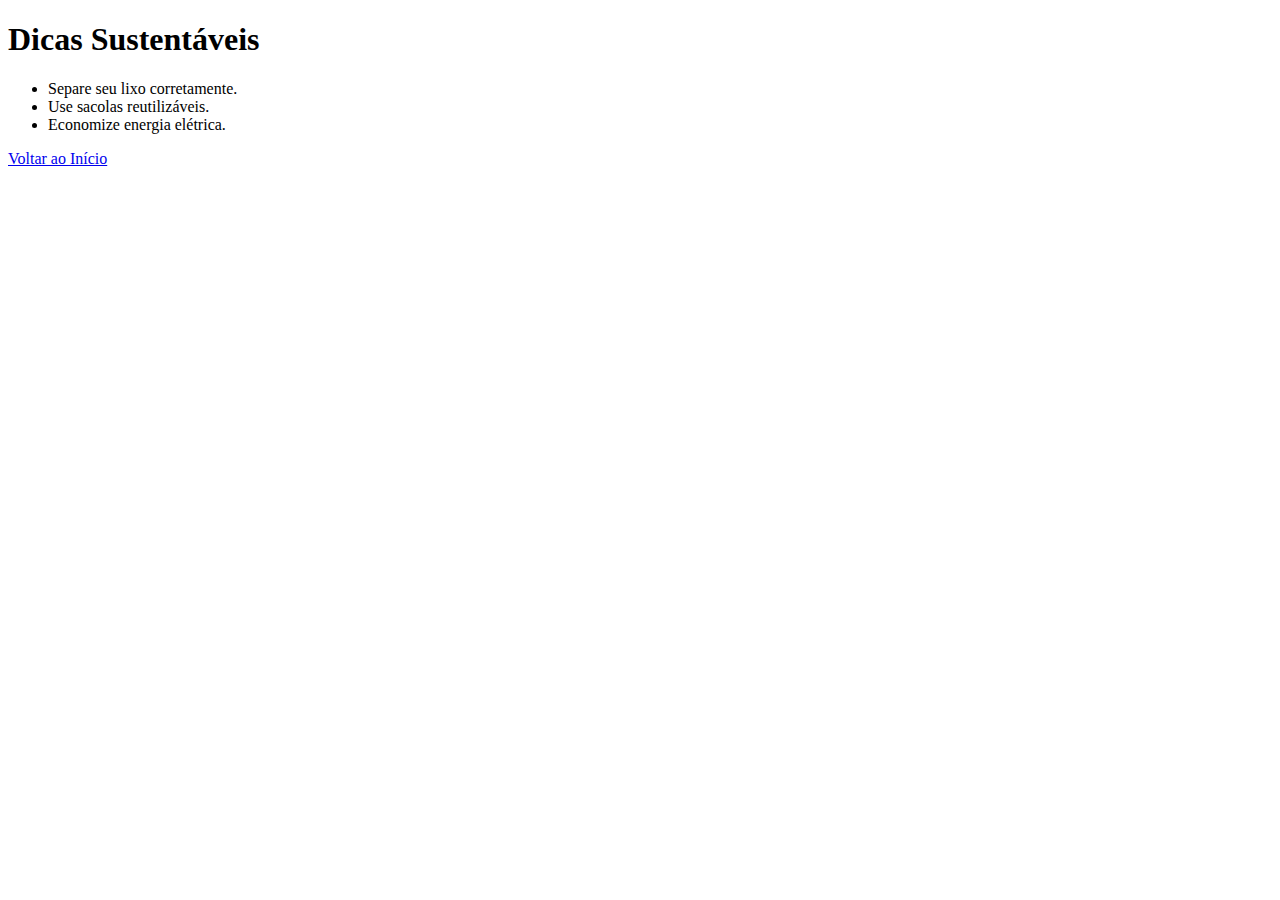
<file: dicas.html>
<!DOCTYPE html>
<html lang="pt-br">
<head>
  <meta charset="UTF-8">
  <title>Dicas Sustentáveis</title>
</head>
<body>
  <h1>Dicas Sustentáveis</h1>
  <ul>
    <li>Separe seu lixo corretamente.</li>
    <li>Use sacolas reutilizáveis.</li>
    <li>Economize energia elétrica.</li>
  </ul>
  <a href="index.html">Voltar ao Início</a>
</body>
</html>
</file>
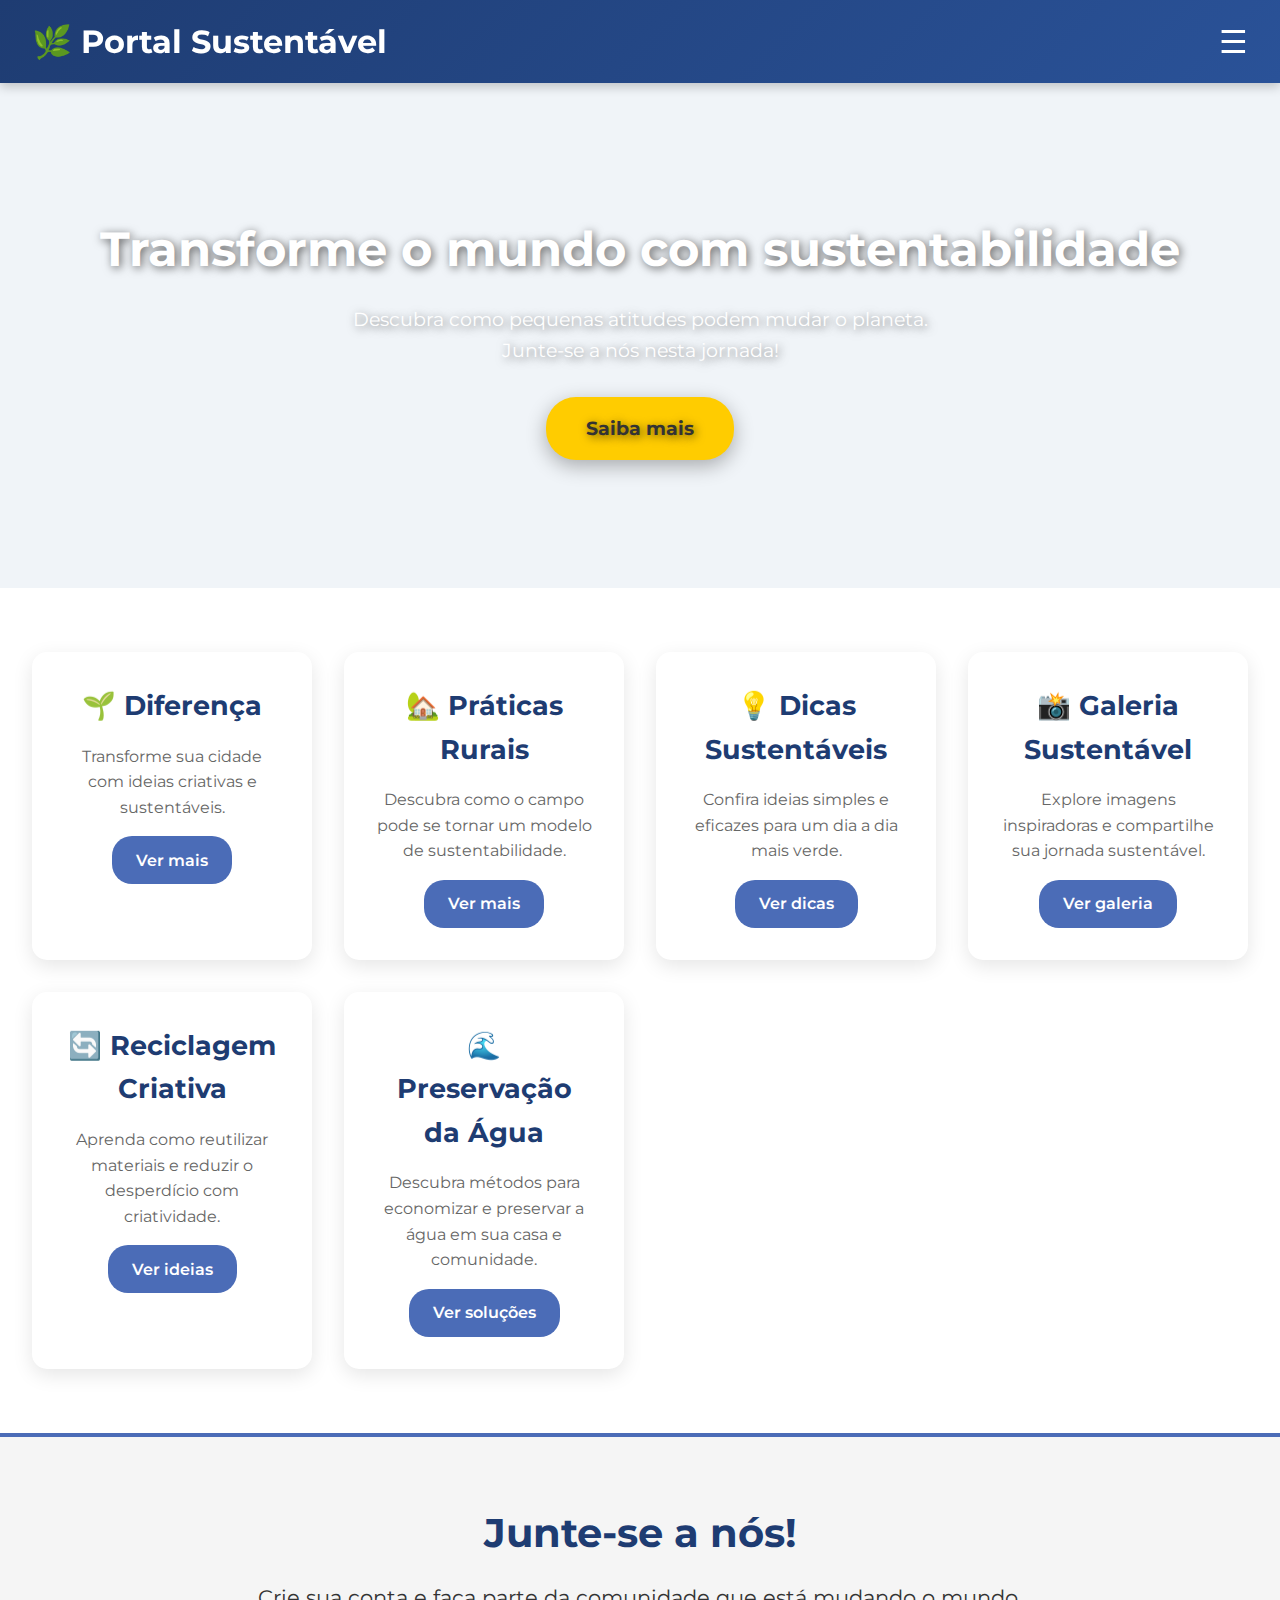
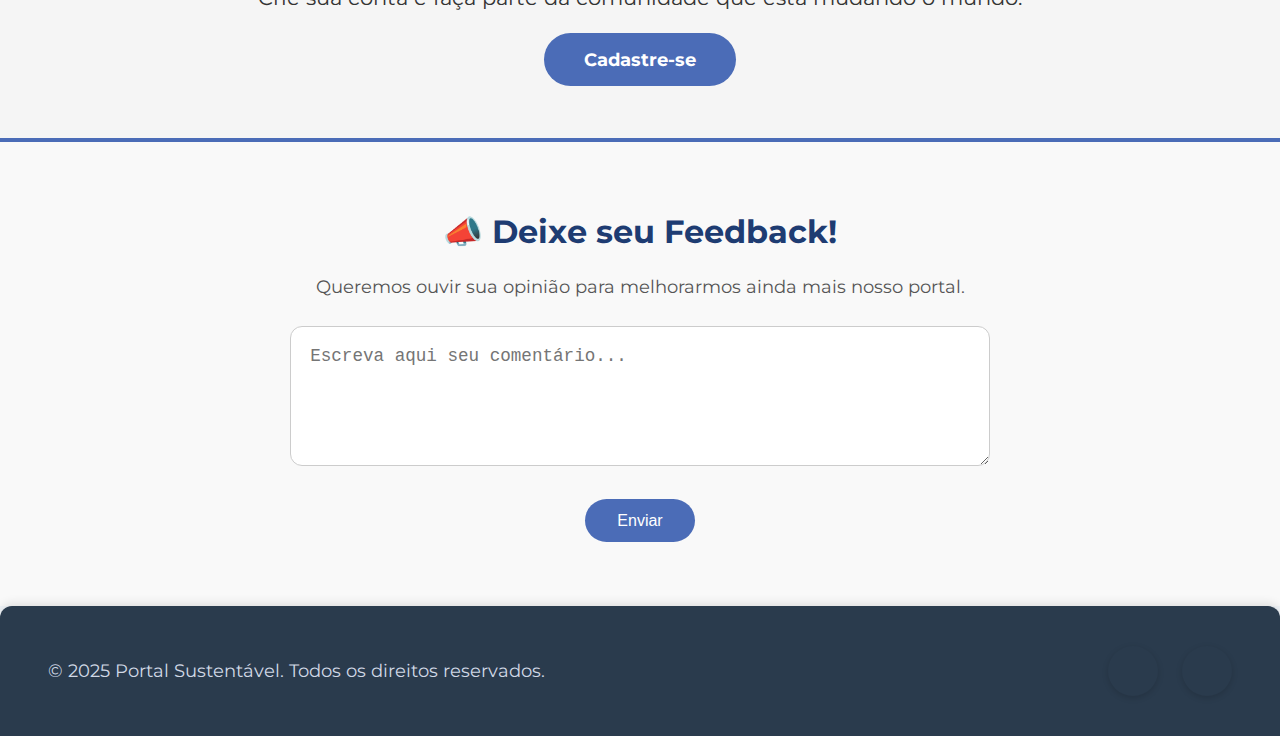
<file: gif.html>
<!DOCTYPE html>
<html lang="pt-br">
<head>
  <meta charset="UTF-8" />
  <meta name="viewport" content="width=device-width, initial-scale=1" />
  <title>Portal Sustentável - O Futuro é Agora!</title>
  <link href="https://fonts.googleapis.com/css2?family=Montserrat:wght@400;700&display=swap" rel="stylesheet" />
  <style>
    * { box-sizing: border-box; margin: 0; padding: 0; }
    body {
      font-family: 'Montserrat', sans-serif;
      background-color: #f0f4f8;
      color: #333;
      line-height: 1.6;
    }

    header {
      background: linear-gradient(135deg, #1e3c72, #2a5298);
      color: white;
      padding: 1rem 2rem;
      display: flex;
      justify-content: space-between;
      align-items: center;
      position: sticky;
      top: 0;
      z-index: 1000;
      box-shadow: 0 4px 10px rgba(0,0,0,0.2);
    }
    header h1 { font-size: 2rem; }

    /* Botão do menu */
    .menu-btn {
      background: none;
      border: none;
      color: white;
      font-size: 2rem;
      cursor: pointer;
    }

    /* Lista do menu oculta por padrão */
    .menu-list {
      position: absolute;
      top: 60px;
      right: 2rem;
      background: #1e3c72;
      border-radius: 10px;
      list-style: none;
      padding: 1.5rem 2rem;
      display: none;
      box-shadow: 0 4px 10px rgba(0,0,0,0.3);
      min-width: 220px;
      font-size: 1.1rem;
    }
    .menu-list li {
      margin-bottom: 0.5rem;
    }
    .menu-list li a {
      color: white;
      text-decoration: none;
      font-weight: 600;
    }
    .menu-list li a:hover {
      color: #ffcc00;
    }
    .menu-list.show {
      display: block;
    }

    .hero {
      background: url('https://images.unsplash.com/photo-1593642532973-d31b6557fa68') center/cover no-repeat;
      color: white;
      text-align: center;
      padding: 8rem 2rem;
      display: flex;
      flex-direction: column;
      justify-content: center;
      align-items: center;
      text-shadow: 2px 2px 10px rgba(0,0,0,0.6);
      animation: fadeIn 2s ease;
    }
    @keyframes fadeIn {
      from { opacity: 0; }
      to { opacity: 1; }
    }
    .hero h2 { font-size: 3rem; margin-bottom: 1rem; }
    .hero p { font-size: 1.2rem; margin-bottom: 2rem; max-width: 600px; }
    .hero a {
      background: #ffcc00;
      color: #333;
      padding: 1rem 2.5rem;
      border-radius: 30px;
      text-decoration: none;
      font-weight: 700;
      font-size: 1.2rem;
      transition: background 0.3s, transform 0.3s;
      box-shadow: 0 6px 20px rgba(0,0,0,0.3);
    }
    .hero a:hover {
      background: #f0b400;
      transform: scale(1.1);
    }

    .sections {
      display: grid;
      grid-template-columns: repeat(auto-fit, minmax(250px, 1fr));
      gap: 2rem;
      padding: 4rem 2rem;
      background: #fff;
    }
    .card {
      background: white;
      border-radius: 15px;
      box-shadow: 0 6px 20px rgba(0,0,0,0.1);
      text-align: center;
      padding: 2rem;
      transition: transform 0.3s, box-shadow 0.3s;
    }
    .card:hover {
      transform: translateY(-8px);
      box-shadow: 0 10px 30px rgba(0,0,0,0.2);
    }
    .card h3 {
      margin-bottom: 1rem;
      font-size: 1.7rem;
      color: #1e3c72;
    }
    .card p {
      color: #666;
      margin-bottom: 1rem;
    }
    .card a {
      display: inline-block;
      background: #4b6cb7;
      color: white;
      padding: 0.7rem 1.5rem;
      border-radius: 20px;
      text-decoration: none;
      font-weight: 600;
      transition: background 0.3s;
    }
    .card a:hover {
      background: #3553a4;
    }

    .cta-section {
      background: #f5f5f5;
      color: #333;
      text-align: center;
      padding: 4rem 2rem;
      border-top: 4px solid #4b6cb7;
    }
    .cta-section h3 {
      font-size: 2.5rem;
      margin-bottom: 1rem;
      color: #1e3c72;
    }
    .cta-section p {
      font-size: 1.3rem;
      margin-bottom: 2rem;
    }
    .cta-section a {
      background: #4b6cb7;
      color: white;
      padding: 1rem 2.5rem;
      border-radius: 30px;
      text-decoration: none;
      font-weight: 700;
      font-size: 1.1rem;
      transition: background 0.3s;
    }
    .cta-section a:hover {
      background: #3553a4;
    }

    .feedback-section {
      background: #f9f9f9;
      padding: 4rem 2rem;
      text-align: center;
      border-top: 4px solid #4b6cb7;
    }
    .feedback-section h3 {
      font-size: 2rem;
      margin-bottom: 1rem;
      color: #1e3c72;
    }
    .feedback-section p {
      margin-bottom: 1.5rem;
      color: #555;
      font-size: 1.1rem;
    }
    .feedback-section textarea {
      width: 100%;
      max-width: 700px;
      padding: 1.2rem;
      border-radius: 12px;
      border: 1.5px solid #ccc;
      resize: vertical;
      font-size: 1.1rem;
      min-height: 140px;
    }
    .feedback-section form {
      max-width: 720px;
      margin: 0 auto;
    }
    .feedback-section form button {
      background: #4b6cb7;
      color: white;
      padding: 0.8rem 2rem;
      border: none;
      border-radius: 30px;
      font-size: 1rem;
      cursor: pointer;
      transition: background 0.3s;
    }
    .feedback-section form button:hover {
      background: #3553a4;
    }

    footer {
      background-color: #2a3b4d;
      color: #d1d9e6;
      padding: 2.5rem 3rem;
      display: flex;
      justify-content: space-between;
      align-items: center;
      flex-wrap: wrap;
      font-size: 1.1rem;
      box-shadow: 0 -3px 10px rgba(0,0,0,0.1);
      border-radius: 12px 12px 0 0;
    }
    .footer-left {
      flex: 1 1 300px;
    }
    .footer-right {
      display: flex;
      gap: 1.5rem;
      flex: 0 1 auto;
    }
    .icon {
      width: 50px;
      height: 50px;
      background-size: cover;
      border-radius: 50%;
      transition: transform 0.3s, box-shadow 0.3s;
      box-shadow: 0 2px 6px rgba(0,0,0,0.15);
    }
    .icon:hover {
      transform: scale(1.2);
      box-shadow: 0 4px 12px rgba(0,0,0,0.3);
    }
    .whatsapp {
      background-image: url('https://cdn-icons-png.flaticon.com/512/733/733585.png');
    }
    .instagram {
      background-image: url('https://cdn-icons-png.flaticon.com/512/733/733558.png');
    }

    @media (max-width: 768px) {
      .hero h2 { font-size: 2.2rem; }
    }

    @media (max-width: 480px) {
      footer {
        flex-direction: column;
        text-align: center;
        gap: 1.5rem;
      }
      .footer-right {
        justify-content: center;
      }
    }
  </style>
</head>
<body>

<header>
  <h1>🌿 Portal Sustentável</h1>
  <button class="menu-btn" onclick="toggleMenu()" aria-expanded="false" aria-controls="menu" aria-label="Abrir menu">☰</button>
  <ul class="menu-list" id="menu">
  <li><a href="#inicio">Início</a></li>
  <li><a href="#sustentabilidade">Sustentabilidade</a></li>
  <li><a href="#contato">Contato</a></li>
  <li><a href="#feedback">Feedback</a></li>
  <li><a href="#projetos">Projetos</a></li> <!-- Novo -->
  <li><a href="#sobre">Sobre</a></li>       <!-- Novo -->
</ul>

</header>

<script>
function toggleMenu() {
  const menu = document.getElementById('menu');
  const btn = document.querySelector('.menu-btn');
  menu.classList.toggle('show');
  btn.setAttribute('aria-expanded', menu.classList.contains('show'));
}

document.addEventListener('click', function(event) {
  const menu = document.getElementById('menu');
  const btn = document.querySelector('.menu-btn');
  if (!menu.contains(event.target) && !btn.contains(event.target)) {
    menu.classList.remove('show');
    btn.setAttribute('aria-expanded', 'false');
  }
});

// Fecha o menu e destaca a seção ao clicar em um link
document.querySelectorAll('.menu-list a').forEach(link => {
  link.addEventListener('click', e => {
    const menu = document.getElementById('menu');
    const btn = document.querySelector('.menu-btn');
    menu.classList.remove('show');
    btn.setAttribute('aria-expanded', 'false');

    // Destacar a seção alvo
    const targetId = link.getAttribute('href').substring(1);
    const targetElement = document.getElementById(targetId);
    if (targetElement) {
      e.preventDefault(); // Previne o comportamento padrão para controlar o scroll
      targetElement.scrollIntoView({ behavior: 'smooth' });

      targetElement.classList.add('highlight');
      setTimeout(() => {
        targetElement.classList.remove('highlight');
      }, 2000); // Destaca por 2 segundos
    }
  });
});
</script>

<style>
/* Adicione esta parte ao seu CSS existente */
.highlight {
  outline: 4px solid #ffcc00;
  outline-offset: 4px;
  transition: outline 0.5s;
}
</style>

<!-- Seções com IDs para o menu funcionar -->
<section id="inicio" class="hero">
  <h2>Transforme o mundo com sustentabilidade</h2>
  <p>Descubra como pequenas atitudes podem mudar o planeta. Junte-se a nós nesta jornada!</p>
  <a href="#sustentabilidade">Saiba mais</a>
</section>

<section id="sustentabilidade" class="sections">
  <div class="card">
    <h3>🌱 Diferença</h3>
    <p>Transforme sua cidade com ideias criativas e sustentáveis.</p>
    <a href="#">Ver mais</a>
  </div>
  <div class="card">
    <h3>🏡 Práticas Rurais</h3>
    <p>Descubra como o campo pode se tornar um modelo de sustentabilidade.</p>
    <a href="#">Ver mais</a>
  </div>
  <div class="card">
    <h3>💡 Dicas Sustentáveis</h3>
    <p>Confira ideias simples e eficazes para um dia a dia mais verde.</p>
    <a href="#">Ver dicas</a>
  </div>
  <div class="card">
    <h3>📸 Galeria Sustentável</h3>
    <p>Explore imagens inspiradoras e compartilhe sua jornada sustentável.</p>
    <a href="#">Ver galeria</a>
  </div>
  <div class="card">
    <h3>🔄 Reciclagem Criativa</h3>
    <p>Aprenda como reutilizar materiais e reduzir o desperdício com criatividade.</p>
    <a href="#">Ver ideias</a>
  </div>
  <div class="card">
    <h3>🌊 Preservação da Água</h3>
    <p>Descubra métodos para economizar e preservar a água em sua casa e comunidade.</p>
    <a href="#">Ver soluções</a>
  </div>
</section>

<section id="contato" class="cta-section">
  <h3>Junte-se a nós!</h3>
  <p>Crie sua conta e faça parte da comunidade que está mudando o mundo.</p>
  <a href="#">Cadastre-se</a>
</section>

<section id="feedback" class="feedback-section">
  <h3>📣 Deixe seu Feedback!</h3>
  <p>Queremos ouvir sua opinião para melhorarmos ainda mais nosso portal.</p>
  <form>
    <textarea placeholder="Escreva aqui seu comentário..." rows="4" required></textarea><br /><br />
    <button type="submit">Enviar</button>
  </form>
</section>

<footer>
  <div class="footer-left">
    &copy; 2025 Portal Sustentável. Todos os direitos reservados.
  </div>
  <div class="footer-right">
    <a href="https://api.whatsapp.com/" target="_blank" class="icon whatsapp" title="WhatsApp" aria-label="WhatsApp"></a>
    <a href="https://www.instagram.com/joao.rodrigues.arruda" target="_blank" class="icon instagram" title="Instagram" aria-label="Instagram"></a>
  </div>
</footer>

</body>
</html>
</file>
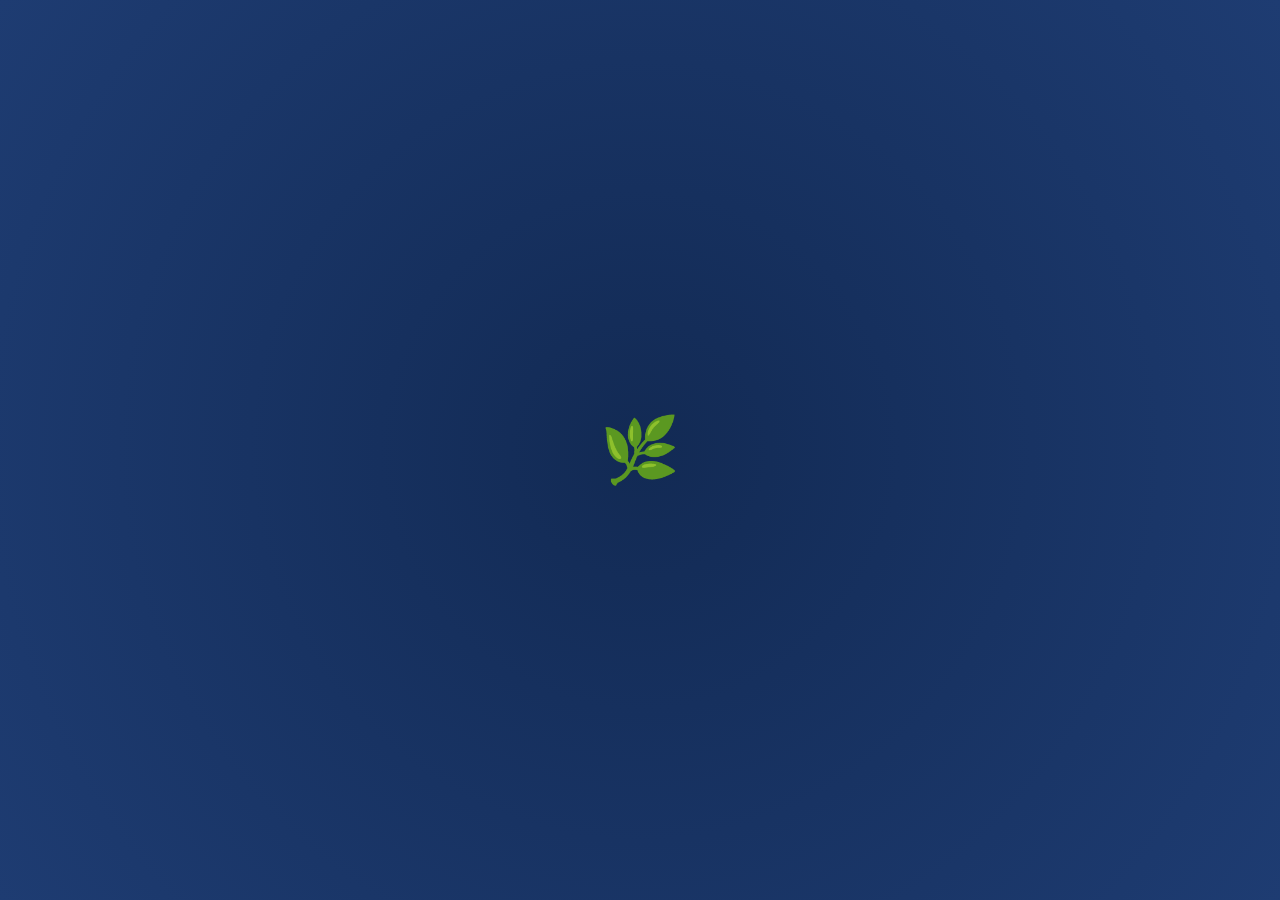
<file: intro.html>
<!DOCTYPE html>
<html lang="pt-br">
<head>
<meta charset="UTF-8" />
<meta name="viewport" content="width=device-width, initial-scale=1" />
<title>Intro Animada</title>
<style>
  body {
    margin: 0;
    height: 100vh;
    background: radial-gradient(circle at center, #122a54, #1e3c72);
    display: flex;
    justify-content: center;
    align-items: center;
    overflow: hidden;
  }

  .intro {
    display: flex;
    justify-content: center;
    align-items: center;
    animation: fadeOut 2.2s ease forwards;
  }

  .icon {
    font-size: 4em;
    color: #61dafb;
    animation: slideFloat 2.2s ease forwards;
  }

  @keyframes slideFloat {
    0% { opacity: 0; transform: translateX(-120px) translateY(20px); }
    50% { opacity: 1; transform: translateX(120px) translateY(-10px); }
    100% { opacity: 1; transform: translateX(0) translateY(0); }
  }

  @keyframes fadeOut {
    0%, 80% { opacity: 1; }
    100% { opacity: 0; pointer-events: none; visibility: hidden; }
  }
</style>
</head>
<body>

<div class="intro">
  <div class="icon">🌿</div>
</div>

<script>
  setTimeout(() => {
    localStorage.setItem('introExibida', 'true');  // Marca que a intro foi exibida
    window.location.href = 'index.html';  // Redireciona para a página principal
  }, 2200);
</script>

</body>
</html>
</file>
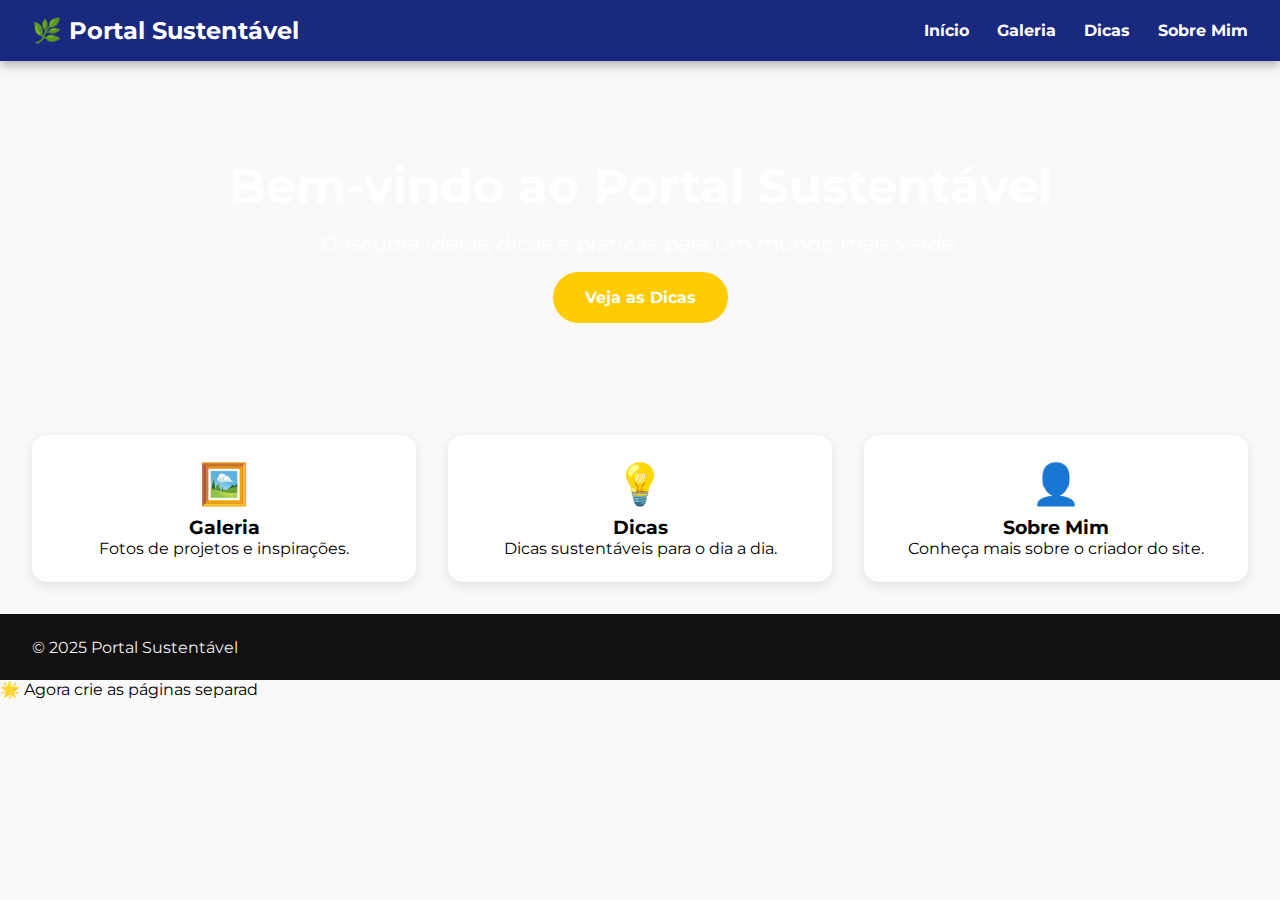
<file: kkk.html>
<!DOCTYPE html>
<html lang="pt-br">
<head>
  <meta charset="UTF-8">
  <meta name="viewport" content="width=device-width, initial-scale=1">
  <title>Portal Pro Sustentável</title>
  <link href="https://fonts.googleapis.com/css2?family=Montserrat:wght@400;700&display=swap" rel="stylesheet">
  <style>
    * { margin: 0; padding: 0; box-sizing: border-box; }
    body { font-family: 'Montserrat', sans-serif; background-color: #f9f9f9; }
    a { text-decoration: none; color: inherit; }

    header {
      background: #1a2980; color: white; padding: 1rem 2rem;
      display: flex; justify-content: space-between; align-items: center;
      position: sticky; top: 0; z-index: 1000; box-shadow: 0 4px 10px rgba(0,0,0,0.3);
    }
    nav a { margin-left: 1.5rem; font-weight: 700; color: white; }
    nav a:hover { color: #ffcc00; }

    .hero {
      background: url('https://images.unsplash.com/photo-1556740749-887f6717d7e4') center/cover no-repeat;
      padding: 6rem 2rem; text-align: center; color: white;
    }
    .hero h1 { font-size: 3rem; margin-bottom: 1rem; }
    .hero p { font-size: 1.3rem; margin-bottom: 2rem; }
    .hero a {
      background: #ffcc00; padding: 1rem 2rem; border-radius: 30px;
      font-weight: 700; transition: transform 0.3s;
    }
    .hero a:hover { transform: scale(1.1); }

    .cards { display: grid; grid-template-columns: repeat(auto-fit, minmax(200px, 1fr)); gap: 2rem; padding: 2rem; }
    .card {
      background: #fff; padding: 1.5rem; text-align: center; border-radius: 15px;
      box-shadow: 0 4px 12px rgba(0,0,0,0.1); transition: transform 0.3s;
    }
    .card:hover { transform: translateY(-8px); }
    .card-icon { font-size: 2.5rem; margin-bottom: 0.5rem; }

    footer {
      background: #111; color: #eee; padding: 1rem 2rem; display: flex; justify-content: space-between; align-items: center;
    }
    .social-icons a { margin-left: 1rem; width: 30px; height: 30px; background-size: cover; display: inline-block; }
    .profile { background-image: url('https://cdn-icons-png.flaticon.com/512/847/847969.png'); }
    .whatsapp { background-image: url('https://cdn-icons-png.flaticon.com/512/733/733585.png'); }
    .instagram { background-image: url('https://cdn-icons-png.flaticon.com/512/733/733558.png'); }
  </style>
</head>
<body>

<header>
  <h2>🌿 Portal Sustentável</h2>
  <nav>
    <a href="index.html">Início</a>
    <a href="galeria.html">Galeria</a>
    <a href="dicas.html">Dicas</a>
    <a href="sobre.html">Sobre Mim</a>
  </nav>
</header>

<section class="hero">
  <h1>Bem-vindo ao Portal Sustentável</h1>
  <p>Descubra ideias, dicas e práticas para um mundo mais verde.</p>
  <a href="dicas.html">Veja as Dicas</a>
</section>

<section class="cards">
  <a href="galeria.html" class="card">
    <div class="card-icon">🖼️</div>
    <h3>Galeria</h3>
    <p>Fotos de projetos e inspirações.</p>
  </a>
  <a href="dicas.html" class="card">
    <div class="card-icon">💡</div>
    <h3>Dicas</h3>
    <p>Dicas sustentáveis para o dia a dia.</p>
  </a>
  <a href="sobre.html" class="card">
    <div class="card-icon">👤</div>
    <h3>Sobre Mim</h3>
    <p>Conheça mais sobre o criador do site.</p>
  </a>
</section>

<footer>
  <div>&copy; 2025 Portal Sustentável</div>
  <div class="social-icons">
    <a href="#" class="profile" title="Perfil"></a>
    <a href="https://api.whatsapp.com/" class="whatsapp" target="_blank" title="WhatsApp"></a>
    <a href="https://www.instagram.com/" class="instagram" target="_blank" title="Instagram"></a>
  </div>
</footer>

</body>
</html>
🌟 Agora crie as páginas separad
</file>
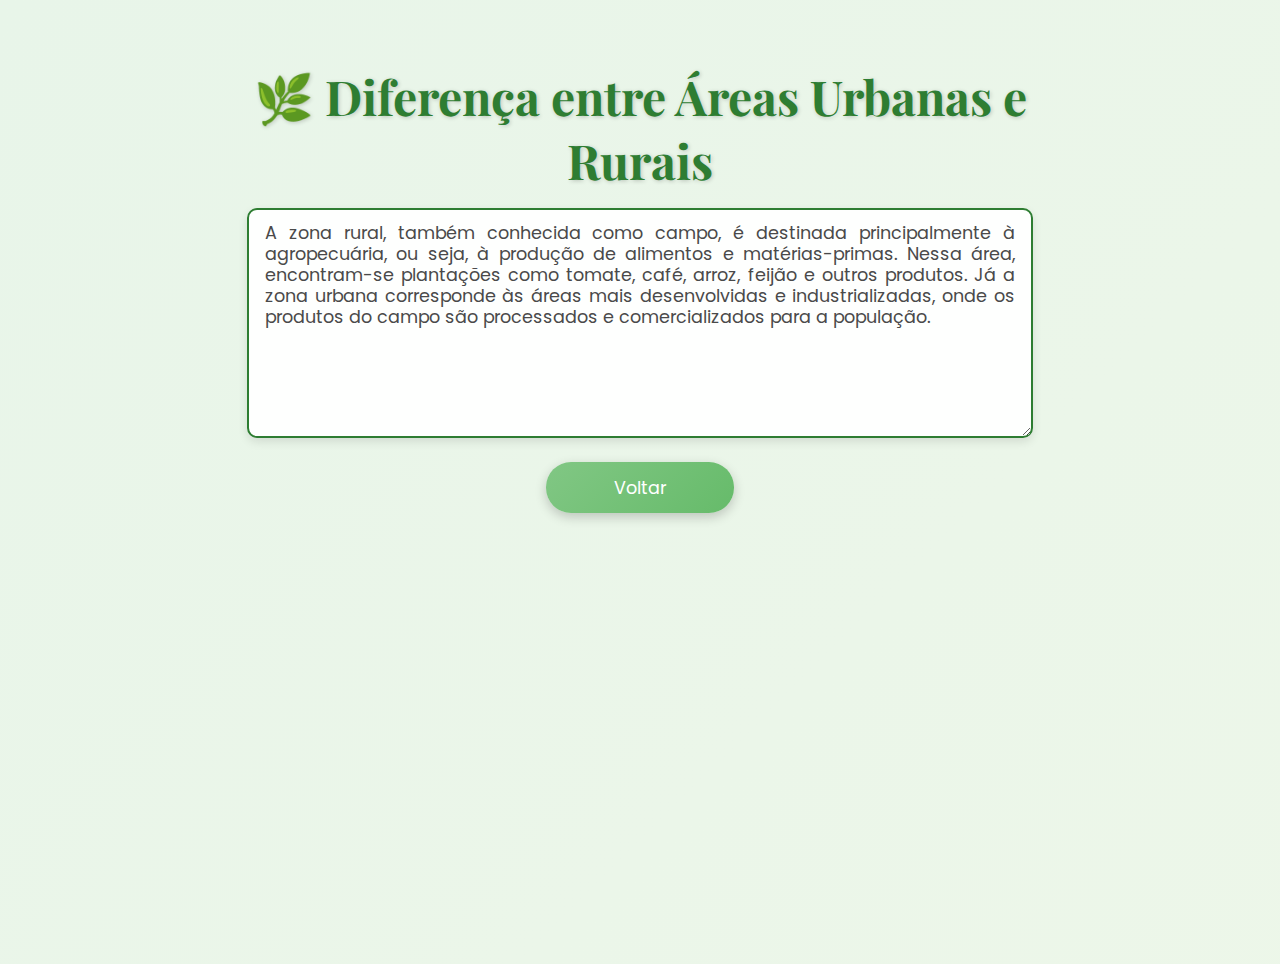
<file: produto.html>
<!DOCTYPE html>
<html lang="pt-BR">
<head>
  <meta charset="UTF-8" />
  <meta name="viewport" content="width=device-width, initial-scale=1" />
  <title>Adicionar Produto</title>
  <!-- Fontes -->
  <link href="https://fonts.googleapis.com/css2?family=Playfair+Display:wght@700&family=Poppins:wght@500&display=swap" rel="stylesheet" />
  <style>
    body {
      margin: 0;
      font-family: 'Poppins', sans-serif;
      background: linear-gradient(135deg, #e8f5e9, #f1f8e9, #ffffff);
      background-size: 400% 400%;
      animation: gradientBG 30s ease infinite;
      display: flex;
      flex-direction: column;
      align-items: center;
      min-height: 100vh;
      padding: 2rem 1rem;
      color: #4a4a4a;
    }

    @keyframes gradientBG {
      0% { background-position: 0% 50%; }
      50% { background-position: 100% 50%; }
      100% { background-position: 0% 50%; }
    }

    h1 {
      font-family: 'Playfair Display', serif;
      font-size: 3rem;
      margin-bottom: 1rem;
      text-align: center;
      text-shadow: 1px 1px 4px rgba(0, 0, 0, 0.2);
      max-width: 900px;
      color: #2e7d32;
    }

    .text-box {
      width: 90%;
      max-width: 750px;
      min-height: 200px;
      padding: 0.8rem 1rem;
      background: rgba(255, 255, 255, 0.95);
      border: 2px solid #2e7d32;
      border-radius: 10px;
      box-shadow: 0 4px 10px rgba(0, 0, 0, 0.1);
      font-size: 1.1rem;
      color: #4a4a4a;
      outline: none;
      resize: vertical;
      overflow-y: auto;
      transition: all 0.3s ease;
      text-align: justify;
      line-height: 1.2;
      letter-spacing: 0;
    }

    .text-box:focus {
      border-color: #2e7d32;
      box-shadow: 0 6px 15px rgba(46, 125, 50, 0.3);
    }

    .back-button {
      margin-top: 1.5rem;
      padding: 0.8rem 1.5rem;
      font-size: 1.1rem;
      font-family: 'Poppins', sans-serif;
      color: #fff;
      background: linear-gradient(135deg, #81c784, #66bb6a);
      border: none;
      border-radius: 25px;
      cursor: pointer;
      text-decoration: none;
      display: inline-flex;
      align-items: center;
      justify-content: center;
      box-shadow: 0 4px 12px rgba(0, 0, 0, 0.2);
      transition: transform 0.3s ease, background-color 0.3s ease;
      width: 140px;
      text-align: center;
    }

    .back-button:hover {
      background: linear-gradient(135deg, #66bb6a, #4caf50);
      transform: scale(1.05);
      box-shadow: 0 6px 18px rgba(76, 175, 80, 0.4);
    }
  </style>
</head>
<body>

  <h1>🌿 Diferença entre Áreas Urbanas e Rurais</h1>

  <div class="text-box" contenteditable="true" aria-label="Área para digitar texto">
    A zona rural, também conhecida como campo, é destinada principalmente à agropecuária, 
    ou seja, à produção de alimentos e matérias-primas. Nessa área, encontram-se plantações 
    como tomate, café, arroz, feijão e outros produtos. Já a zona urbana corresponde às áreas 
    mais desenvolvidas e industrializadas, onde os produtos do campo são processados e comercializados 
    para a população.
  </div>

  <a href="alternativas.html" class="back-button" role="button" aria-label="Voltar para página inicial">Voltar</a>

</body>
</html>
</file>
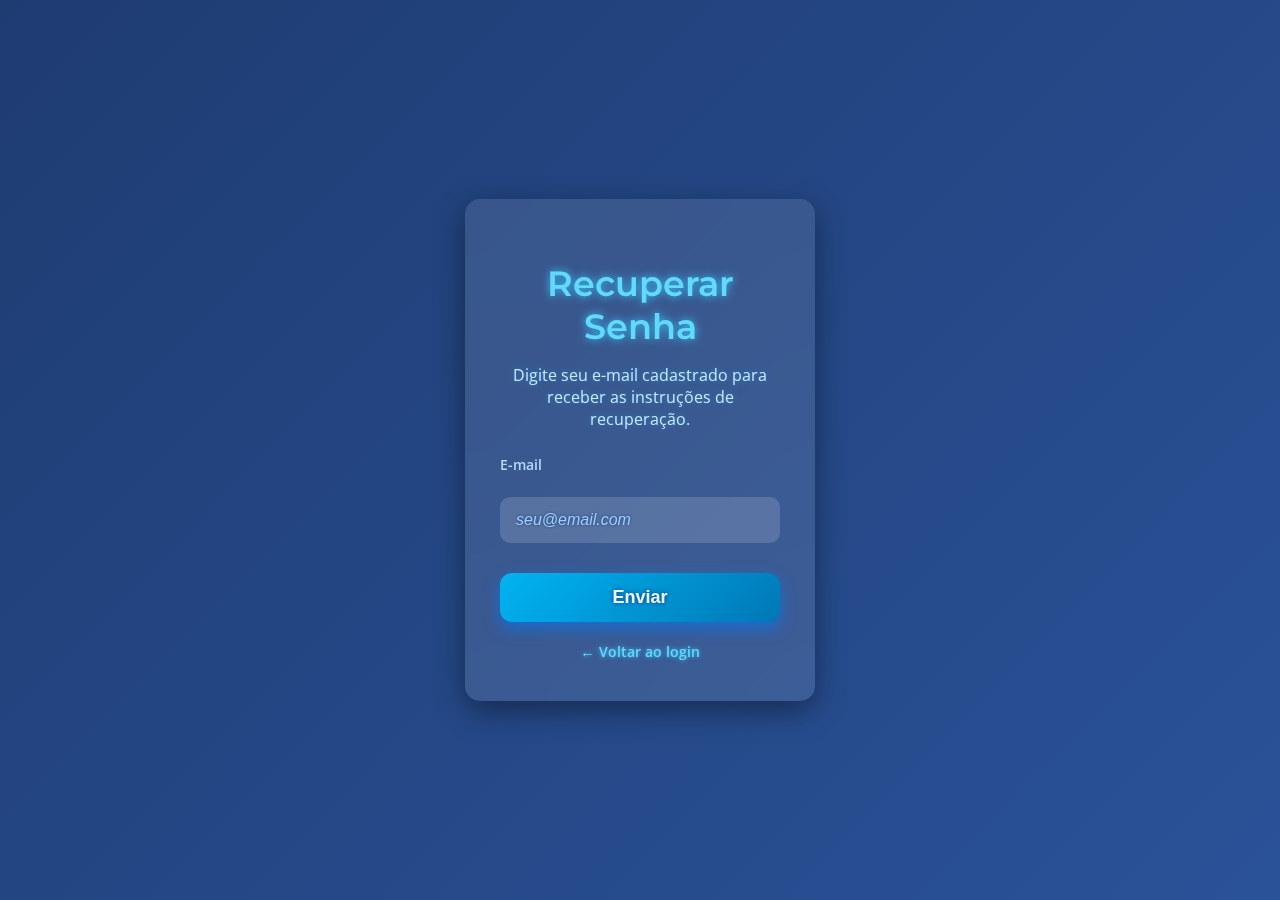
<file: recuperar.html>
<!DOCTYPE html>
<html lang="pt-br">
<head>
<meta charset="UTF-8" />
<meta name="viewport" content="width=device-width, initial-scale=1" />
<title>Recuperar Senha</title>
<link href="https://fonts.googleapis.com/css2?family=Montserrat:wght@600&family=Open+Sans&display=swap" rel="stylesheet" />
<style>
  * {
    box-sizing: border-box;
  }
  body {
    margin: 0;
    font-family: 'Open Sans', sans-serif;
    background: linear-gradient(135deg, #1e3c72 0%, #2a5298 100%);
    height: 100vh;
    display: flex;
    justify-content: center;
    align-items: center;
    color: #f0f4f8;
    padding: 20px;
  }

  /* Animação chamativa: bounce + glow + scale + fade */
  @keyframes fancyEntrance {
    0% {
      opacity: 0;
      transform: scale(0.5) translateY(150px);
      box-shadow: 0 0 0 rgba(97, 218, 251, 0);
      filter: blur(15px);
    }
    40% {
      opacity: 1;
      transform: scale(1.1) translateY(-20px);
      box-shadow: 0 0 20px 5px #39c7ff;
      filter: blur(0);
    }
    60% {
      transform: scale(0.95) translateY(10px);
      box-shadow: 0 0 30px 8px #61dafb;
    }
    80% {
      transform: scale(1.02) translateY(-5px);
      box-shadow: 0 0 25px 5px #39c7ff;
    }
    100% {
      opacity: 1;
      transform: scale(1) translateY(0);
      box-shadow: 0 0 15px 3px #61dafb;
      filter: blur(0);
    }
  }

  .container {
    background: rgba(255, 255, 255, 0.1);
    padding: 40px 35px;
    border-radius: 15px;
    width: 350px;
    backdrop-filter: blur(15px);
    box-shadow: 0 10px 30px rgba(0,0,0,0.4);
    text-align: center;

    animation: fancyEntrance 1.6s cubic-bezier(0.68, -0.55, 0.265, 1.55) forwards;
  }

  h1 {
    font-family: 'Montserrat', sans-serif;
    font-weight: 600;
    font-size: 2.2em;
    margin-bottom: 12px;
    color: #61dafb;
    text-shadow: 0 0 8px #39c7ff;
  }
  p.instruction {
    font-size: 1em;
    margin-bottom: 25px;
    color: #cce7ff;
    text-shadow: 0 0 5px #2a82b7;
  }
  form {
    display: flex;
    flex-direction: column;
    gap: 18px;
  }
  label {
    font-weight: 600;
    font-size: 0.9em;
    margin-bottom: 5px;
    color: #b0d9ff;
    text-align: left;
  }
  input[type="email"] {
    padding: 14px 16px;
    border-radius: 10px;
    border: none;
    background: rgba(255, 255, 255, 0.15);
    color: #f0f4f8;
    font-size: 16px;
    outline: none;
    transition: background 0.3s ease, box-shadow 0.3s ease;
    text-shadow: 0 0 3px #1e3c72;
  }
  input::placeholder {
    color: #9ccfff;
    font-style: italic;
  }
  input:focus {
    background: rgba(255, 255, 255, 0.3);
    box-shadow: 0 0 8px #39c7ff;
  }
  button {
    margin-top: 12px;
    padding: 14px;
    border-radius: 12px;
    border: none;
    font-weight: 700;
    font-size: 18px;
    cursor: pointer;
    background: linear-gradient(135deg, #00b4f1, #0077b6);
    color: #f0f4f8;
    box-shadow: 0 6px 15px rgba(0, 123, 255, 0.6);
    transition: background 0.3s ease, box-shadow 0.3s ease;
    text-shadow: 0 0 5px #004080;
  }
  button:hover {
    background: linear-gradient(135deg, #0077b6, #005f86);
    box-shadow: 0 8px 25px rgba(0, 94, 139, 0.8);
  }
  .back-link {
    margin-top: 20px;
    font-size: 0.9em;
  }
  .back-link a {
    color: #61dafb;
    text-decoration: none;
    font-weight: 600;
    transition: color 0.3s ease;
    text-shadow: 0 0 4px #39c7ff;
  }
  .back-link a:hover,
  .back-link a:focus {
    color: #9edfff;
    text-decoration: underline;
    outline: none;
  }
  @media (max-width: 400px) {
    .container {
      width: 100%;
      padding: 30px 20px;
    }
  }
</style>
</head>
<body>

  <main class="container" role="main" aria-label="Recuperar senha">
    <h1>Recuperar Senha</h1>
    <p class="instruction">Digite seu e-mail cadastrado para receber as instruções de recuperação.</p>
    <form action="#" method="POST" novalidate>
      <label for="email">E-mail</label>
      <input id="email" name="email" type="email" placeholder="seu@email.com" required />
      <button type="submit" aria-label="Enviar instruções para recuperação de senha">Enviar</button>
    </form>
    <div class="back-link">
      <a href="index.html" aria-label="Voltar para a página de login">&larr; Voltar ao login</a>
    </div>
  </main>

</body>
</html>
</file>
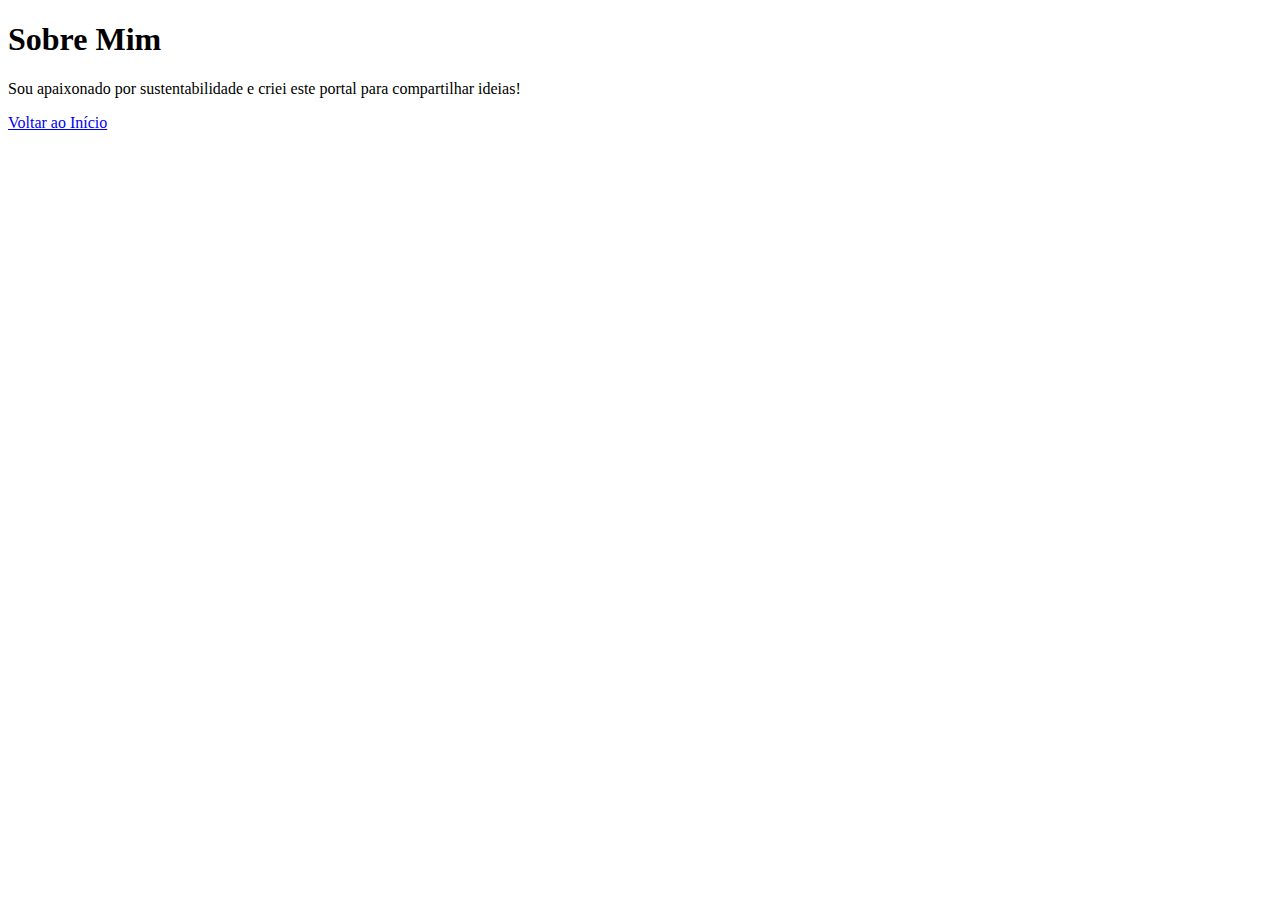
<file: sobre.html>
<!DOCTYPE html>
<html lang="pt-br">
<head>
  <meta charset="UTF-8">
  <title>Sobre Mim</title>
</head>
<body>
  <h1>Sobre Mim</h1>
  <p>Sou apaixonado por sustentabilidade e criei este portal para compartilhar ideias!</p>
  <a href="index.html">Voltar ao Início</a>
</body>
</html>
</file>
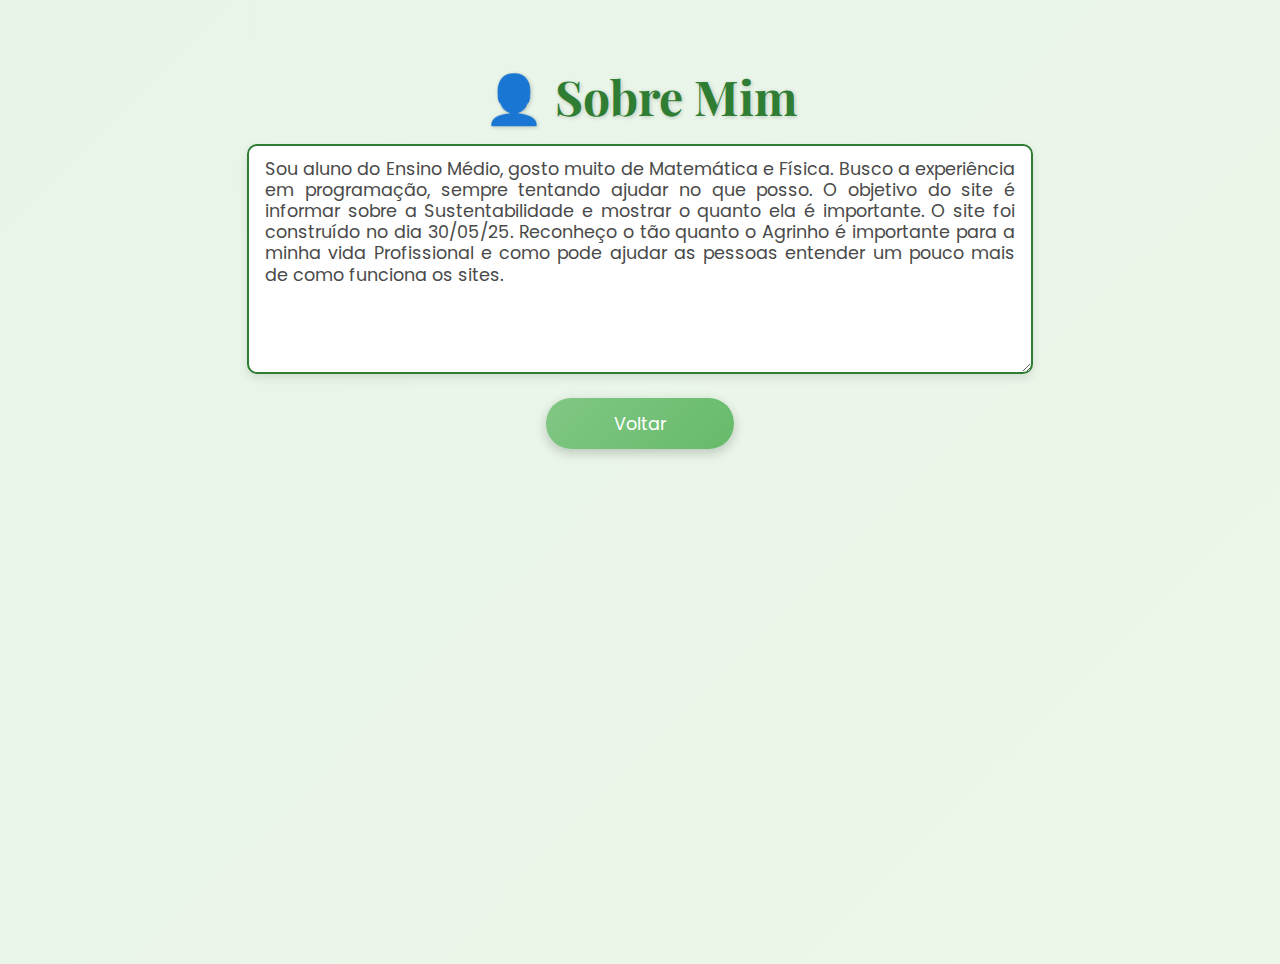
<file: sobremim.html>
<!DOCTYPE html>
<html lang="pt-BR">
<head>
  <meta charset="UTF-8" />
  <meta name="viewport" content="width=device-width, initial-scale=1" />
  <title>Sobre Mim</title>
  <!-- Fontes -->
  <link href="https://fonts.googleapis.com/css2?family=Playfair+Display:wght@700&family=Poppins:wght@500&display=swap" rel="stylesheet" />
  <style>
    body {
      margin: 0;
      font-family: 'Poppins', sans-serif;
      background: linear-gradient(135deg, #e8f5e9, #f1f8e9, #ffffff);
      background-size: 400% 400%;
      animation: gradientBG 30s ease infinite;
      display: flex;
      flex-direction: column;
      align-items: center;
      min-height: 100vh;
      padding: 2rem 1rem;
      color: #4a4a4a;
    }

    @keyframes gradientBG {
      0% { background-position: 0% 50%; }
      50% { background-position: 100% 50%; }
      100% { background-position: 0% 50%; }
    }

    h1 {
      font-family: 'Playfair Display', serif;
      font-size: 3rem;
      margin-bottom: 1rem;
      text-align: center;
      text-shadow: 1px 1px 4px rgba(0, 0, 0, 0.2);
      max-width: 900px;
      color: #2e7d32;
    }

    .text-box {
      width: 90%;
      max-width: 750px;
      min-height: 200px;
      padding: 0.8rem 1rem;
      background: rgba(255, 255, 255, 0.95);
      border: 2px solid #2e7d32;
      border-radius: 10px;
      box-shadow: 0 4px 10px rgba(0, 0, 0, 0.1);
      font-size: 1.1rem;
      color: #4a4a4a;
      outline: none;
      resize: vertical;
      overflow-y: auto;
      transition: all 0.3s ease;
      text-align: justify;
      line-height: 1.2;
      letter-spacing: 0;
    }

    .text-box:focus {
      border-color: #2e7d32;
      box-shadow: 0 6px 15px rgba(46, 125, 50, 0.3);
    }

    .back-button {
      margin-top: 1.5rem;
      padding: 0.8rem 1.5rem;
      font-size: 1.1rem;
      font-family: 'Poppins', sans-serif;
      color: #fff;
      background: linear-gradient(135deg, #81c784, #66bb6a);
      border: none;
      border-radius: 25px;
      cursor: pointer;
      text-decoration: none;
      display: inline-flex;
      align-items: center;
      justify-content: center;
      box-shadow: 0 4px 12px rgba(0, 0, 0, 0.2);
      transition: transform 0.3s ease, background-color 0.3s ease;
      width: 140px;
      text-align: center;
    }

    .back-button:hover {
      background: linear-gradient(135deg, #66bb6a, #4caf50);
      transform: scale(1.05);
      box-shadow: 0 6px 18px rgba(76, 175, 80, 0.4);
    }
  </style>
</head>
<body>

  <h1>👤 Sobre Mim</h1>

  <div class="text-box" contenteditable="true" aria-label="Área para digitar seu texto sobre mim">
    Sou aluno do Ensino Médio, gosto muito de Matemática e Física. Busco a experiência em programação, sempre tentando ajudar no que 
    posso. O objetivo do site é informar sobre a Sustentabilidade e mostrar o quanto ela é importante.
    O site foi construído no dia 30/05/25. Reconheço o tão quanto o Agrinho é importante para a minha vida Profissional 
    e como pode ajudar as pessoas entender um pouco mais de como funciona os sites.
  </div>

  <a href="alternativas.html" class="back-button" role="button" aria-label="Voltar para página inicial">Voltar</a>

</body>
</html>
</file>
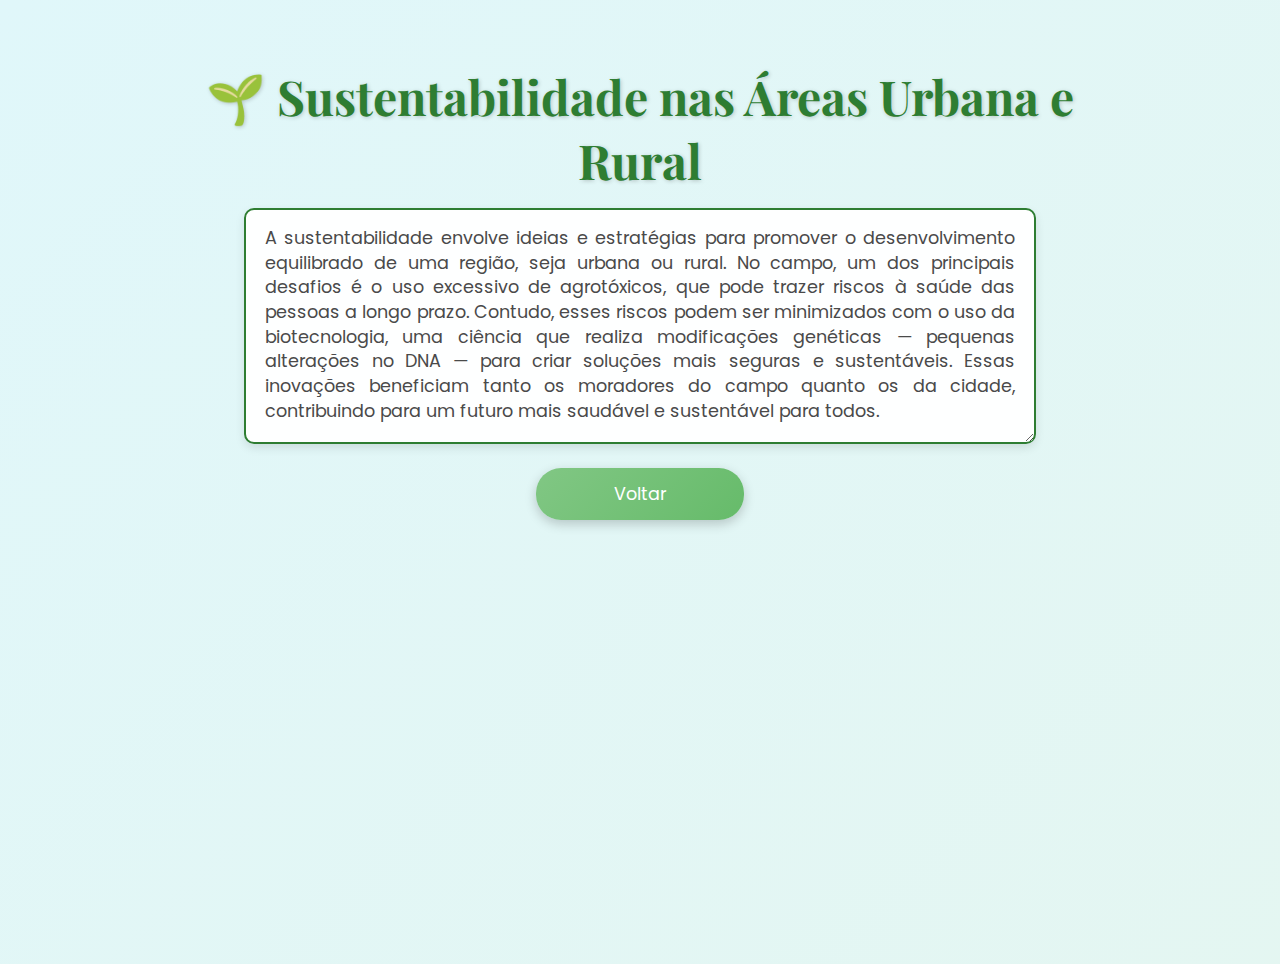
<file: sustentabilidade.html>
<!DOCTYPE html>
<html lang="pt-BR">
<head>
  <meta charset="UTF-8" />
  <meta name="viewport" content="width=device-width, initial-scale=1" />
  <title>🌍 Sustentabilidade</title>
  <!-- Fontes -->
  <link href="https://fonts.googleapis.com/css2?family=Playfair+Display:wght@700&family=Poppins:wght@500&display=swap" rel="stylesheet" />
  <style>
    body {
      margin: 0;
      font-family: 'Poppins', sans-serif;
      background: linear-gradient(135deg, #e0f7fa, #e8f5e9, #ffffff);
      background-size: 400% 400%;
      animation: gradientBG 30s ease infinite;
      display: flex;
      flex-direction: column;
      align-items: center;
      min-height: 100vh;
      padding: 2rem 1rem;
      color: #4a4a4a;
    }

    @keyframes gradientBG {
      0% { background-position: 0% 50%; }
      50% { background-position: 100% 50%; }
      100% { background-position: 0% 50%; }
    }

    h1 {
      font-family: 'Playfair Display', serif;
      font-size: 3rem;
      margin-bottom: 1rem;
      text-align: center;
      text-shadow: 1px 1px 4px rgba(0, 0, 0, 0.2);
      max-width: 900px;
      color: #2e7d32;
    }

    .text-box {
      width: 90%;
      max-width: 750px;
      min-height: 200px;
      padding: 1rem 1.2rem;
      background: rgba(255, 255, 255, 0.95);
      border: 2px solid #2e7d32;
      border-radius: 10px;
      box-shadow: 0 4px 10px rgba(0, 0, 0, 0.1);
      font-size: 1.1rem;
      color: #4a4a4a;
      outline: none;
      resize: vertical;
      overflow-y: auto;
      transition: all 0.3s ease;
      text-align: justify;
      line-height: 1.4;
    }

    .text-box:focus {
      border-color: #2e7d32;
      box-shadow: 0 6px 15px rgba(46, 125, 50, 0.3);
    }

    .back-button {
      margin-top: 1.5rem;
      padding: 0.8rem 1.5rem;
      font-size: 1.1rem;
      font-family: 'Poppins', sans-serif;
      color: #fff;
      background: linear-gradient(135deg, #81c784, #66bb6a);
      border: none;
      border-radius: 25px;
      cursor: pointer;
      text-decoration: none;
      display: inline-flex;
      align-items: center;
      justify-content: center;
      box-shadow: 0 4px 12px rgba(0, 0, 0, 0.2);
      transition: transform 0.3s ease, background-color 0.3s ease;
      width: 160px;
      text-align: center;
    }

    .back-button:hover {
      background: linear-gradient(135deg, #66bb6a, #4caf50);
      transform: scale(1.05);
      box-shadow: 0 6px 18px rgba(76, 175, 80, 0.4);
    }
  </style>
</head>
<body>

  <h1>🌱 Sustentabilidade nas Áreas Urbana e Rural</h1>

  <div class="text-box" contenteditable="true" aria-label="Área para digitar texto">
    A sustentabilidade envolve ideias e estratégias para promover o desenvolvimento equilibrado de uma região, seja urbana ou rural. No campo, um dos principais desafios é o uso excessivo de agrotóxicos, que pode trazer riscos à saúde das pessoas a longo prazo. Contudo, esses riscos podem ser minimizados com o uso da biotecnologia, uma ciência que realiza modificações genéticas — pequenas alterações no DNA — para criar soluções mais seguras e sustentáveis. Essas inovações beneficiam tanto os moradores do campo quanto os da cidade, contribuindo para um futuro mais saudável e sustentável para todos.
  </div>

  <a href="alternativas.html" class="back-button" role="button" aria-label="Voltar para página inicial">Voltar</a>

</body>
</html>
</file>
